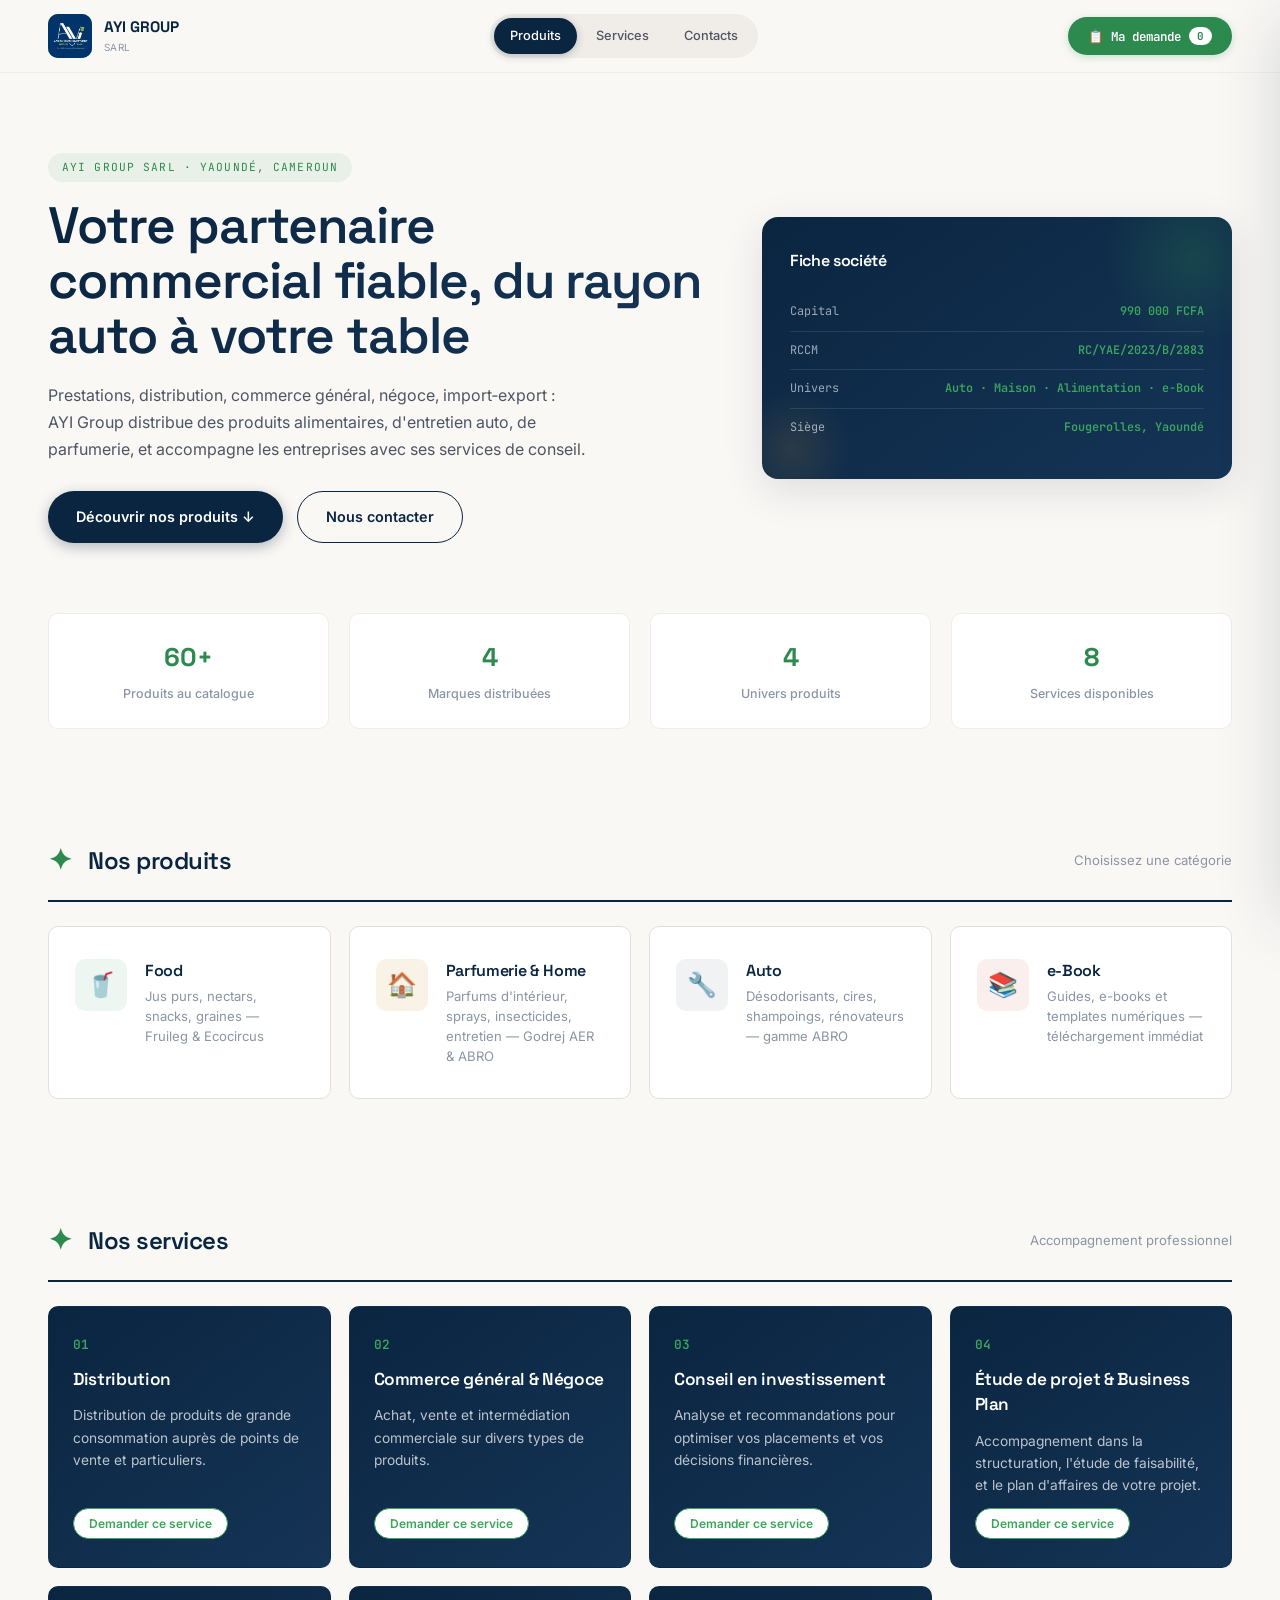
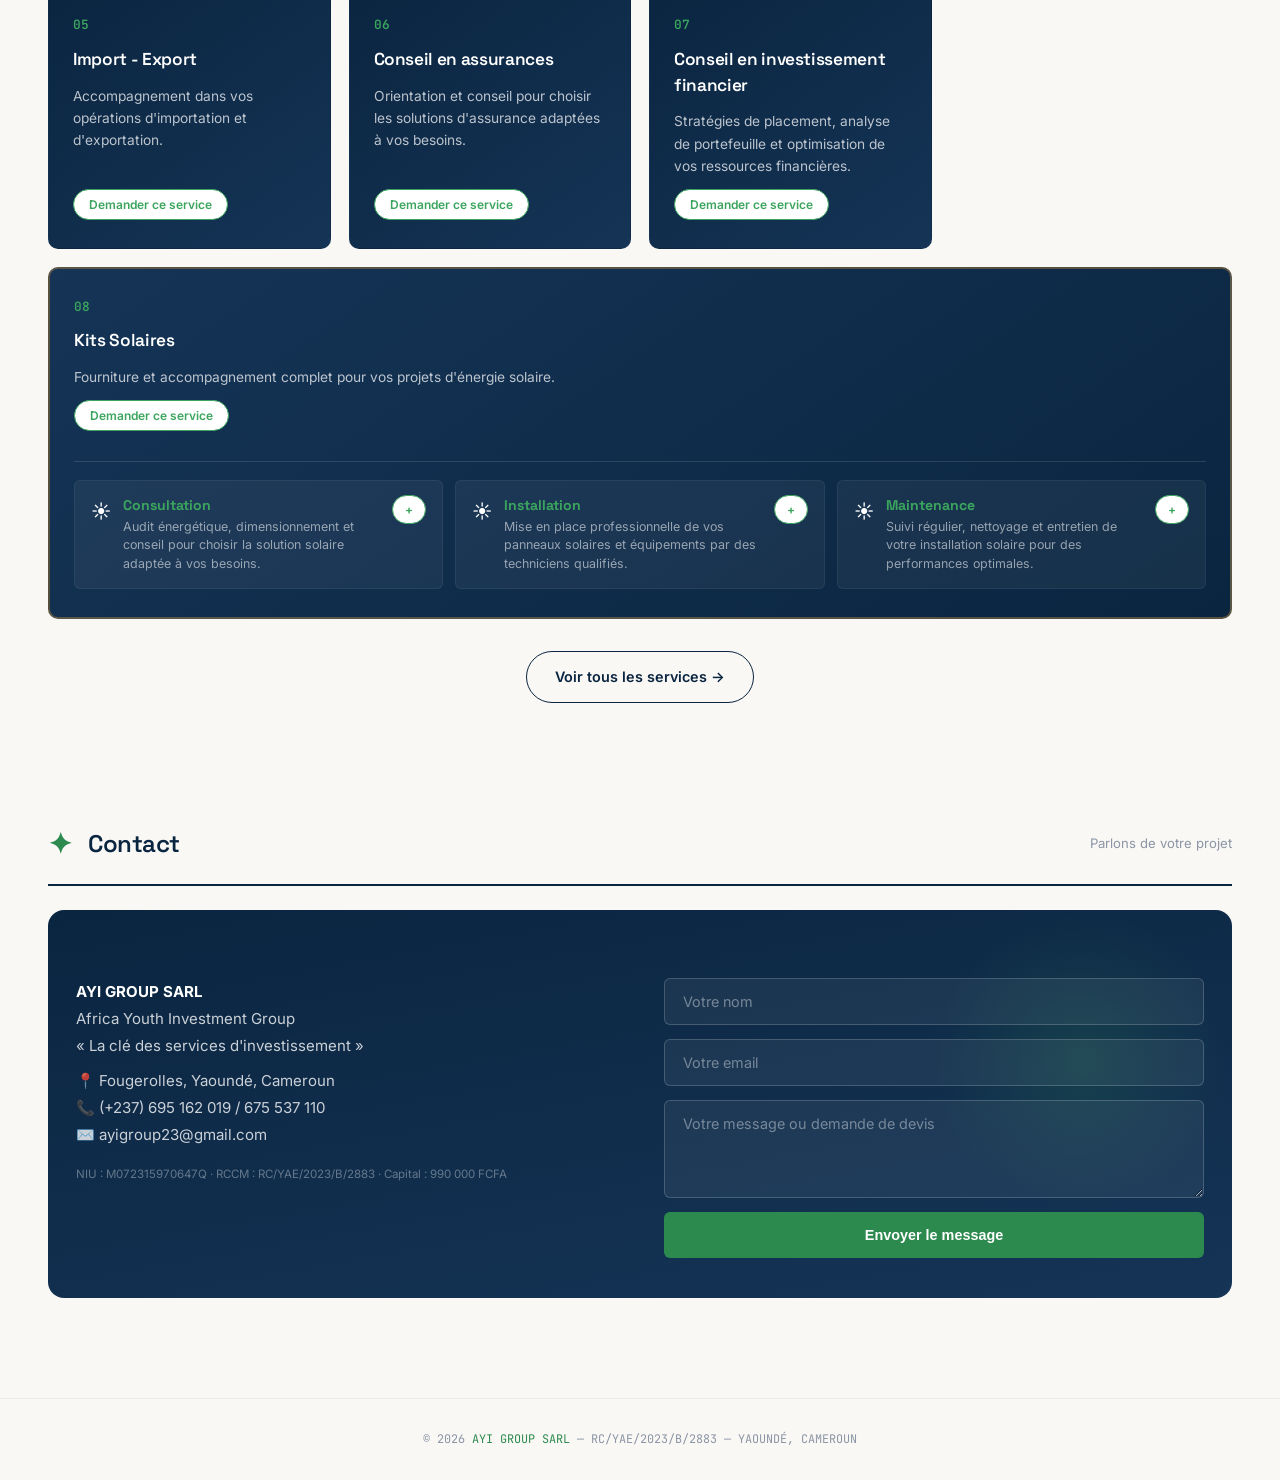
<file: index.html>
<!DOCTYPE html>
<html lang="fr">
<head>
<meta charset="UTF-8">
<meta name="viewport" content="width=device-width, initial-scale=1.0">
<title>AYI Group SARL — Accueil</title>
<meta name="description" content="AYI Group SARL — Votre partenaire commercial fiable au Cameroun. Produits alimentaires, parfumerie & maison, auto, et services professionnels.">
<link rel="preconnect" href="https://fonts.googleapis.com">
<link href="https://fonts.googleapis.com/css2?family=Space+Grotesk:wght@400;500;600;700&family=Inter:wght@300;400;500;600;700&family=JetBrains+Mono:wght@400;500;600;700&display=swap" rel="stylesheet">
<link rel="stylesheet" href="styles.css">
  <link rel="icon" type="image/svg+xml" href="data:image/svg+xml,%3Csvg xmlns=%27http://www.w3.org/2000/svg%27 viewBox=%270 0 32 32%27%3E%3Crect width=%2732%27 height=%2732%27 rx=%278%27 fill=%27%230A2540%27/%3E%3Ctext x=%2716%27 y=%2723%27 text-anchor=%27middle%27 font-family=%27sans-serif%27 font-weight=%27bold%27 font-size=%2717%27 fill=%27%232D8A4E%27%3EAY%3C/text%3E%3C/svg%3E">
</head>
<body>

<header id="main-header">
  <div class="nav-wrap">
    <a href="index.html" class="brand">
      <div class="brand-logo"><img src="logo/logo.jpeg" alt="AYI Group logo" onerror="logoFallback(this)"></div>
      <span class="brand-text"><strong>AYI GROUP</strong><span>SARL</span></span>
    </a>
    <nav class="tabs" id="tabs">
      <a href="index.html#produits">Produits</a>
      <a href="index.html#services">Services</a>
      <a href="index.html#contact">Contacts</a>
    </nav>
    <button class="cart-btn" onclick="openDrawer()" aria-label="Voir ma demande">
      📋 Ma demande <span class="badge" id="cart-count">0</span>
    </button>
  </div>
</header>

<!-- HERO -->
<section class="hero">
  <div>
    <span class="eyebrow">AYI Group SARL · Yaoundé, Cameroun</span>
    <h1>Votre partenaire commercial fiable, du rayon auto à votre table</h1>
    <p>Prestations, distribution, commerce général, négoce, import‑export&nbsp;: AYI&nbsp;Group distribue des produits alimentaires, d'entretien auto, de parfumerie, et accompagne les entreprises avec ses services de conseil.</p>
    <div class="hero-actions">
      <a href="#produits" class="btn btn-primary">Découvrir nos produits ↓</a>
      <a href="#contact" class="btn btn-outline">Nous contacter</a>
    </div>
  </div>
  <div class="ledger-card">
    <h3>Fiche société</h3>
    <div class="line"><span>Capital</span><b>990 000 FCFA</b></div>
    <div class="line"><span>RCCM</span><b>RC/YAE/2023/B/2883</b></div>
    <div class="line"><span>Univers</span><b>Auto · Maison · Alimentation · e-Book</b></div>
    <div class="line"><span>Siège</span><b>Fougerolles, Yaoundé</b></div>
  </div>
</section>

<div class="stats-bar">
  <div class="stat-item"><span class="stat-num">60+</span><span class="stat-label">Produits au catalogue</span></div>
  <div class="stat-item"><span class="stat-num">4</span><span class="stat-label">Marques distribuées</span></div>
  <div class="stat-item"><span class="stat-num">4</span><span class="stat-label">Univers produits</span></div>
  <div class="stat-item"><span class="stat-num">8</span><span class="stat-label">Services disponibles</span></div>
</div>

<!-- PRODUITS SECTION -->
<section class="page-section" id="produits">
  <div class="section-header">
    <span class="section-num">✦</span>
    <h2>Nos produits</h2>
    <span class="subtitle">Choisissez une catégorie</span>
  </div>
  <div class="cat-grid" style="margin-top:24px;">
    <a href="alimentation.html" class="cat-card animate-in" style="animation-delay:0s">
      <div class="cat-icon">🥤</div>
      <div class="cat-content">
        <h3>Food</h3>
        <p>Jus purs, nectars, snacks, graines — Fruileg &amp; Ecocircus</p>
      </div>
    </a>
    <a href="maison.html" class="cat-card animate-in" style="animation-delay:0.06s">
      <div class="cat-icon">🏠</div>
      <div class="cat-content">
        <h3>Parfumerie &amp; Home</h3>
        <p>Parfums d'intérieur, sprays, insecticides, entretien — Godrej AER &amp; ABRO</p>
      </div>
    </a>
    <a href="auto.html" class="cat-card animate-in" style="animation-delay:0.12s">
      <div class="cat-icon">🔧</div>
      <div class="cat-content">
        <h3>Auto</h3>
        <p>Désodorisants, cires, shampoings, rénovateurs — gamme ABRO</p>
      </div>
    </a>
    <a href="ebook.html" class="cat-card animate-in" style="animation-delay:0.18s">
      <div class="cat-icon">📚</div>
      <div class="cat-content">
        <h3>e-Book</h3>
        <p>Guides, e-books et templates numériques — téléchargement immédiat</p>
      </div>
    </a>
  </div>
</section>

<!-- SERVICES SECTION -->
<section class="page-section" id="services">
  <div class="section-header">
    <span class="section-num">✦</span>
    <h2>Nos services</h2>
    <span class="subtitle">Accompagnement professionnel</span>
  </div>
  <div class="grid" id="home-services" style="margin-top:24px;"></div>
  <div style="text-align:center;margin-top:32px;">
    <a href="services.html" class="btn btn-outline">Voir tous les services →</a>
  </div>
</section>

<!-- CONTACT SECTION -->
<section class="page-section" id="contact">
  <div class="section-header">
    <span class="section-num">✦</span>
    <h2>Contact</h2>
    <span class="subtitle">Parlons de votre projet</span>
  </div>
  <div class="about-section" style="margin:24px 0 0;">
    <div class="page-section" style="padding:40px 28px;">
      <div class="about-grid">
        <div>
          <p><strong>AYI GROUP SARL</strong><br>Africa Youth Investment Group<br>« La clé des services d'investissement »</p>
          <p>📍 Fougerolles, Yaoundé, Cameroun<br>📞 (+237) 695 162 019 / 675 537 110<br>✉️ ayigroup23@gmail.com</p>
          <p class="legal">NIU : M072315970647Q · RCCM : RC/YAE/2023/B/2883 · Capital : 990 000 FCFA</p>
        </div>
        <form class="contact-form" onsubmit="event.preventDefault(); showToast('✅ Message envoyé avec succès (démo)');">
          <label class="sr-only" for="contact-name">Votre nom</label>
          <input id="contact-name" type="text" name="name" placeholder="Votre nom" required>
          <label class="sr-only" for="contact-email">Votre email</label>
          <input id="contact-email" type="email" name="email" placeholder="Votre email" required>
          <label class="sr-only" for="contact-msg">Votre message</label>
          <textarea id="contact-msg" name="message" rows="4" placeholder="Votre message ou demande de devis"></textarea>
          <button type="submit">Envoyer le message</button>
        </form>
      </div>
    </div>
  </div>
</section>

<!-- PRODUCT DETAIL -->
<div id="product-detail">
  <button class="back-link" onclick="backToCatalog()">← Retour au catalogue</button>
  <div class="detail-grid">
    <div class="detail-media-wrap">
      <div class="detail-media" id="detail-media"></div>
      <div class="detail-thumbs" id="detail-thumbs"></div>
    </div>
    <div class="detail-info">
      <div class="detail-crumb" id="detail-crumb"></div>
      <h1 id="detail-name"></h1>
      <div class="detail-meta" id="detail-meta"></div>
      <p class="detail-desc" id="detail-desc"></p>
      <div class="detail-price-box" id="detail-price"></div>
      <button class="detail-cta" id="detail-cta">Ajouter à ma demande</button>
    </div>
  </div>
</div>

<footer>
  © 2026 <span>AYI GROUP SARL</span> — RC/YAE/2023/B/2883 — YAOUNDÉ, CAMEROUN
</footer>

<div class="overlay" id="overlay" onclick="closeDrawer()"></div>
<div class="drawer" id="drawer">
  <div class="drawer-head">
    <h3>🛒 Ma demande</h3>
    <button onclick="closeDrawer()" aria-label="Fermer">×</button>
  </div>
  <div class="drawer-items" id="drawer-items"></div>
  <div class="drawer-foot">
    <a href="contact.html" class="btn btn-primary" style="display:flex;text-align:center;justify-content:center;"
       onclick="closeDrawer(); showToast('📝 Complète le formulaire de contact pour envoyer ta demande')">
      Demander un devis
    </a>
  </div>
</div>
<div class="toast" id="toast"></div>

<script src="scripts.js"></script>
</body>
</html>
</file>
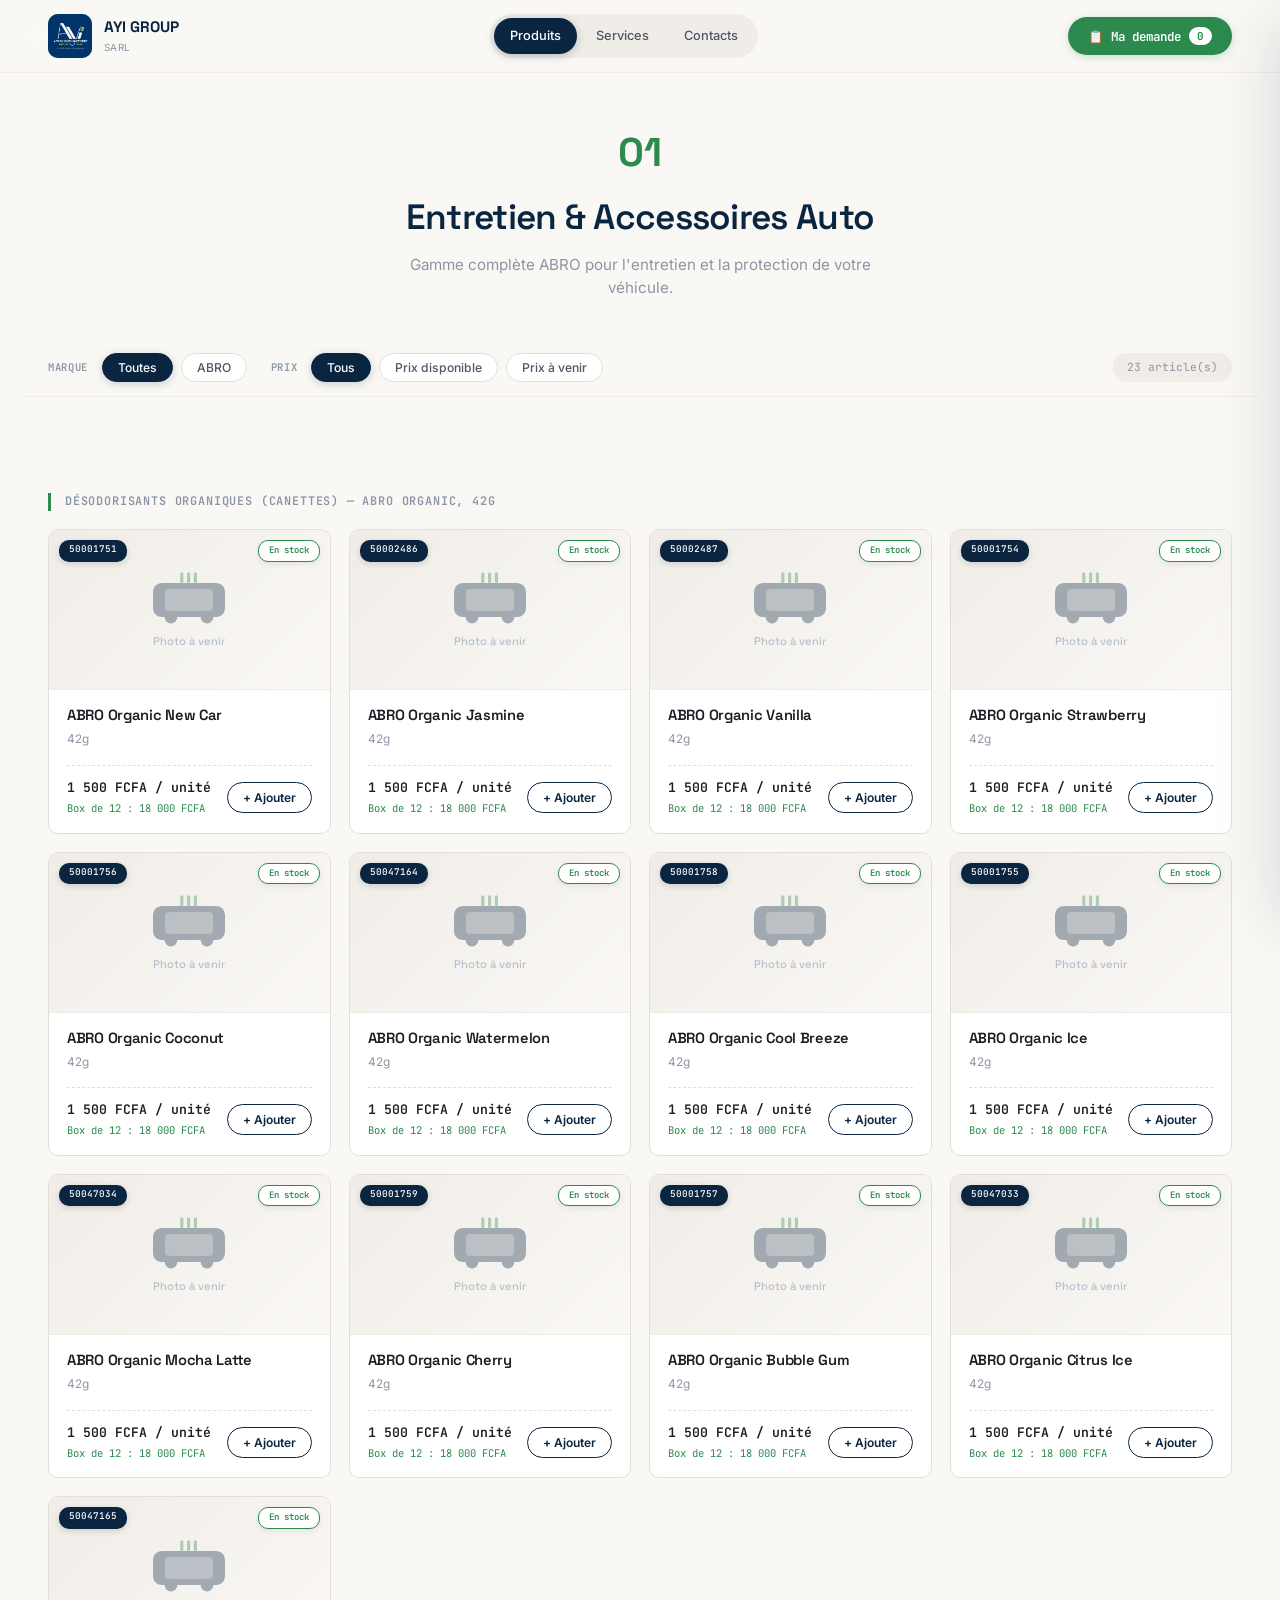
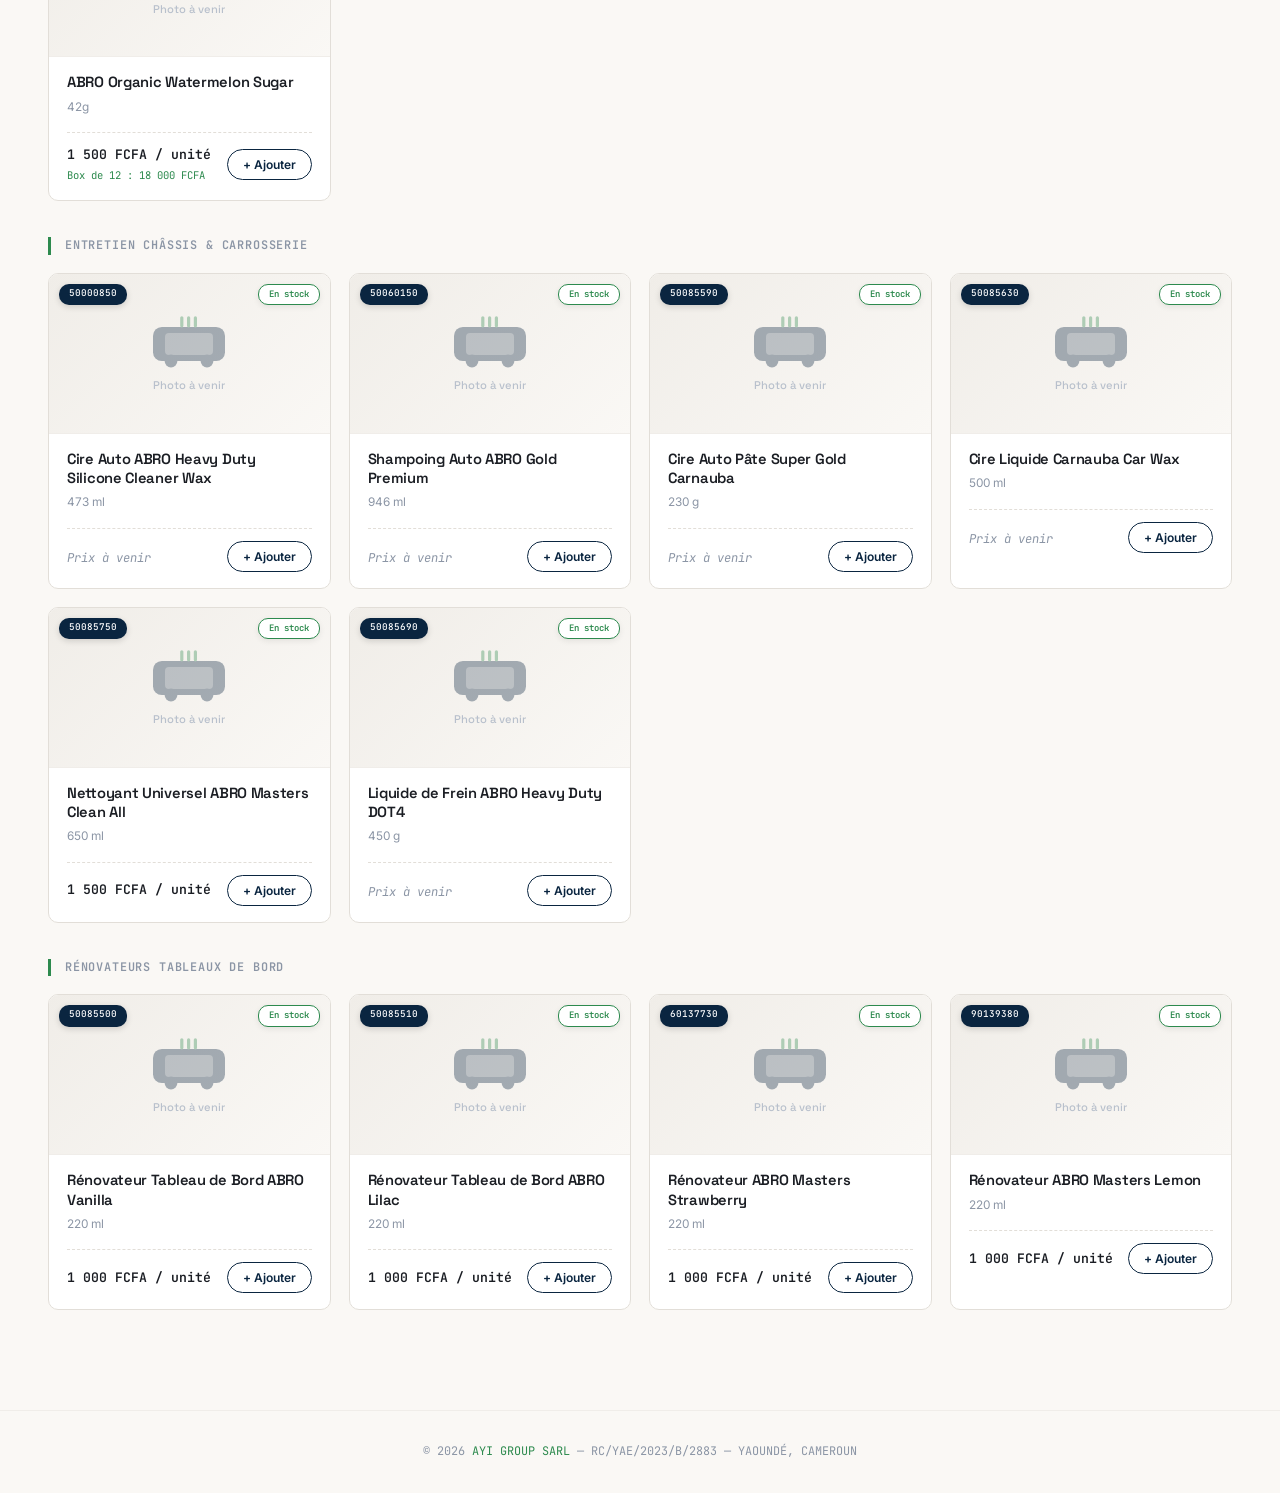
<file: auto.html>
<!DOCTYPE html>
<html lang="fr">
<head>
<meta charset="UTF-8">
<meta name="viewport" content="width=device-width, initial-scale=1.0">
<title>Entretien &amp; Accessoires Auto — AYI Group</title>
<meta name="description" content="Produits d'entretien et accessoires auto ABRO distribués par AYI Group : désodorisants, cires, shampoings, rénovateurs tableau de bord.">
<link rel="preconnect" href="https://fonts.googleapis.com">
<link href="https://fonts.googleapis.com/css2?family=Space+Grotesk:wght@400;500;600;700&family=Inter:wght@300;400;500;600;700&family=JetBrains+Mono:wght@400;500;600;700&display=swap" rel="stylesheet">
<link rel="stylesheet" href="styles.css">
  <link rel="icon" type="image/svg+xml" href="data:image/svg+xml,%3Csvg xmlns=%27http://www.w3.org/2000/svg%27 viewBox=%270 0 32 32%27%3E%3Crect width=%2732%27 height=%2732%27 rx=%278%27 fill=%27%230A2540%27/%3E%3Ctext x=%2716%27 y=%2723%27 text-anchor=%27middle%27 font-family=%27sans-serif%27 font-weight=%27bold%27 font-size=%2717%27 fill=%27%232D8A4E%27%3EAY%3C/text%3E%3C/svg%3E">
</head>
<body>

<header id="main-header">
  <div class="nav-wrap">
    <a href="index.html" class="brand">
      <div class="brand-logo"><img src="logo/logo.jpeg" alt="AYI Group logo" onerror="logoFallback(this)"></div>
      <span class="brand-text"><strong>AYI GROUP</strong><span>SARL</span></span>
    </a>
    <nav class="tabs" id="tabs">
      <a href="index.html#produits">Produits</a>
      <a href="index.html#services">Services</a>
      <a href="index.html#contact">Contacts</a>
    </nav>
    <button class="cart-btn" onclick="openDrawer()" aria-label="Voir ma demande">
      📋 Ma demande <span class="badge" id="cart-count">0</span>
    </button>
  </div>
</header>

<div class="category-hero">
  <span class="section-num">01</span>
  <h1>Entretien &amp; Accessoires Auto</h1>
  <p>Gamme complète ABRO pour l'entretien et la protection de votre véhicule.</p>
</div>

<div class="filter-bar" id="filter-bar">
  <div class="filter-group">
    <span class="filter-label">Marque</span>
    <button class="filter-btn active" data-type="brand" data-value="all">Toutes</button>
    <button class="filter-btn" data-type="brand" data-value="ABRO">ABRO</button>
  </div>
  <div class="filter-group">
    <span class="filter-label">Prix</span>
    <button class="filter-btn active" data-type="status" data-value="all">Tous</button>
    <button class="filter-btn" data-type="status" data-value="disponible">Prix disponible</button>
    <button class="filter-btn" data-type="status" data-value="a-venir">Prix à venir</button>
  </div>
  <span class="filter-count" id="filter-count"></span>
</div>

<section class="page-section">
  <div class="rayon">
    <div class="rayon-title">Désodorisants organiques (canettes) — ABRO Organic, 42g</div>
    <div class="grid" id="grid-abro-organic"></div>
  </div>
  <div class="rayon">
    <div class="rayon-title">Entretien châssis &amp; carrosserie</div>
    <div class="grid" id="grid-carrosserie"></div>
  </div>
  <div class="rayon">
    <div class="rayon-title">Rénovateurs tableaux de bord</div>
    <div class="grid" id="grid-dashboard"></div>
  </div>
</section>

<!-- PRODUCT DETAIL -->
<div id="product-detail">
  <button class="back-link" onclick="backToCatalog()">← Retour au catalogue</button>
  <div class="detail-grid">
    <div class="detail-media-wrap">
      <div class="detail-media" id="detail-media"></div>
      <div class="detail-thumbs" id="detail-thumbs"></div>
    </div>
    <div class="detail-info">
      <div class="detail-crumb" id="detail-crumb"></div>
      <h1 id="detail-name"></h1>
      <div class="detail-meta" id="detail-meta"></div>
      <p class="detail-desc" id="detail-desc"></p>
      <div class="detail-price-box" id="detail-price"></div>
      <button class="detail-cta" id="detail-cta">Ajouter à ma demande</button>
    </div>
  </div>
</div>

<footer>
  © 2026 <span>AYI GROUP SARL</span> — RC/YAE/2023/B/2883 — YAOUNDÉ, CAMEROUN
</footer>

<div class="overlay" id="overlay" onclick="closeDrawer()"></div>
<div class="drawer" id="drawer">
  <div class="drawer-head">
    <h3>🛒 Ma demande</h3>
    <button onclick="closeDrawer()" aria-label="Fermer">×</button>
  </div>
  <div class="drawer-items" id="drawer-items"></div>
  <div class="drawer-foot">
    <a href="contact.html" class="btn btn-primary" style="display:flex;text-align:center;justify-content:center;"
       onclick="closeDrawer(); showToast('📝 Complète le formulaire de contact pour envoyer ta demande')">
      Demander un devis
    </a>
  </div>
</div>
<div class="toast" id="toast"></div>

<script src="scripts.js"></script>
</body>
</html>
</file>
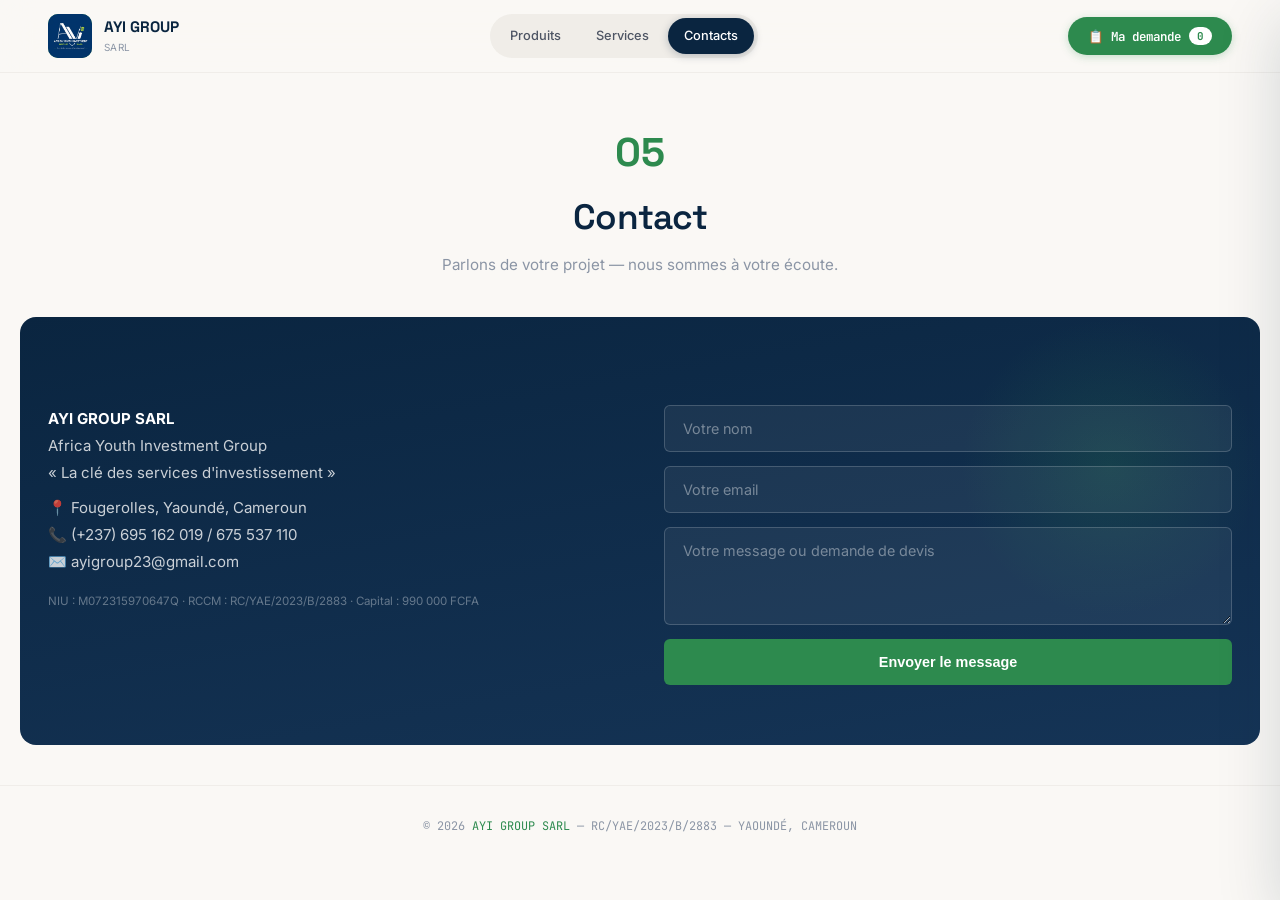
<file: contact.html>
<!DOCTYPE html>
<html lang="fr">
<head>
<meta charset="UTF-8">
<meta name="viewport" content="width=device-width, initial-scale=1.0">
<title>Contact — AYI Group</title>
<meta name="description" content="Contactez AYI Group SARL — Yaoundé, Cameroun. Demandez un devis pour nos produits et services.">
<link rel="preconnect" href="https://fonts.googleapis.com">
<link href="https://fonts.googleapis.com/css2?family=Space+Grotesk:wght@400;500;600;700&family=Inter:wght@300;400;500;600;700&family=JetBrains+Mono:wght@400;500;600;700&display=swap" rel="stylesheet">
<link rel="stylesheet" href="styles.css">
  <link rel="icon" type="image/svg+xml" href="data:image/svg+xml,%3Csvg xmlns=%27http://www.w3.org/2000/svg%27 viewBox=%270 0 32 32%27%3E%3Crect width=%2732%27 height=%2732%27 rx=%278%27 fill=%27%230A2540%27/%3E%3Ctext x=%2716%27 y=%2723%27 text-anchor=%27middle%27 font-family=%27sans-serif%27 font-weight=%27bold%27 font-size=%2717%27 fill=%27%232D8A4E%27%3EAY%3C/text%3E%3C/svg%3E">
</head>
<body>

<header id="main-header">
  <div class="nav-wrap">
    <a href="index.html" class="brand">
      <div class="brand-logo"><img src="logo/logo.jpeg" alt="AYI Group logo" onerror="logoFallback(this)"></div>
      <span class="brand-text"><strong>AYI GROUP</strong><span>SARL</span></span>
    </a>
    <nav class="tabs" id="tabs">
      <a href="index.html#produits">Produits</a>
      <a href="index.html#services">Services</a>
      <a href="index.html#contact">Contacts</a>
    </nav>
    <button class="cart-btn" onclick="openDrawer()" aria-label="Voir ma demande">
      📋 Ma demande <span class="badge" id="cart-count">0</span>
    </button>
  </div>
</header>

<div class="category-hero">
  <span class="section-num">05</span>
  <h1>Contact</h1>
  <p>Parlons de votre projet — nous sommes à votre écoute.</p>
</div>

<div class="about-section" style="margin:0 auto 40px;">
  <div class="page-section">
    <div class="about-grid">
      <div>
        <p><strong>AYI GROUP SARL</strong><br>Africa Youth Investment Group<br>« La clé des services d'investissement »</p>
        <p>📍 Fougerolles, Yaoundé, Cameroun<br>📞 (+237) 695 162 019 / 675 537 110<br>✉️ ayigroup23@gmail.com</p>
        <p class="legal">NIU : M072315970647Q · RCCM : RC/YAE/2023/B/2883 · Capital : 990 000 FCFA</p>
      </div>
      <form class="contact-form" onsubmit="event.preventDefault(); showToast('✅ Message envoyé avec succès (démo)');">
        <label class="sr-only" for="contact-name">Votre nom</label>
        <input id="contact-name" type="text" name="name" placeholder="Votre nom" required>
        <label class="sr-only" for="contact-email">Votre email</label>
        <input id="contact-email" type="email" name="email" placeholder="Votre email" required>
        <label class="sr-only" for="contact-msg">Votre message</label>
        <textarea id="contact-msg" name="message" rows="4" placeholder="Votre message ou demande de devis"></textarea>
        <button type="submit">Envoyer le message</button>
      </form>
    </div>
  </div>
</div>

<footer>
  © 2026 <span>AYI GROUP SARL</span> — RC/YAE/2023/B/2883 — YAOUNDÉ, CAMEROUN
</footer>

<div class="overlay" id="overlay" onclick="closeDrawer()"></div>
<div class="drawer" id="drawer">
  <div class="drawer-head">
    <h3>🛒 Ma demande</h3>
    <button onclick="closeDrawer()" aria-label="Fermer">×</button>
  </div>
  <div class="drawer-items" id="drawer-items"></div>
  <div class="drawer-foot">
    <a href="contact.html" class="btn btn-primary" style="display:flex;text-align:center;justify-content:center;"
       onclick="closeDrawer(); showToast('📝 Complète le formulaire de contact pour envoyer ta demande')">
      Demander un devis
    </a>
  </div>
</div>
<div class="toast" id="toast"></div>

<script src="scripts.js"></script>
</body>
</html>
</file>
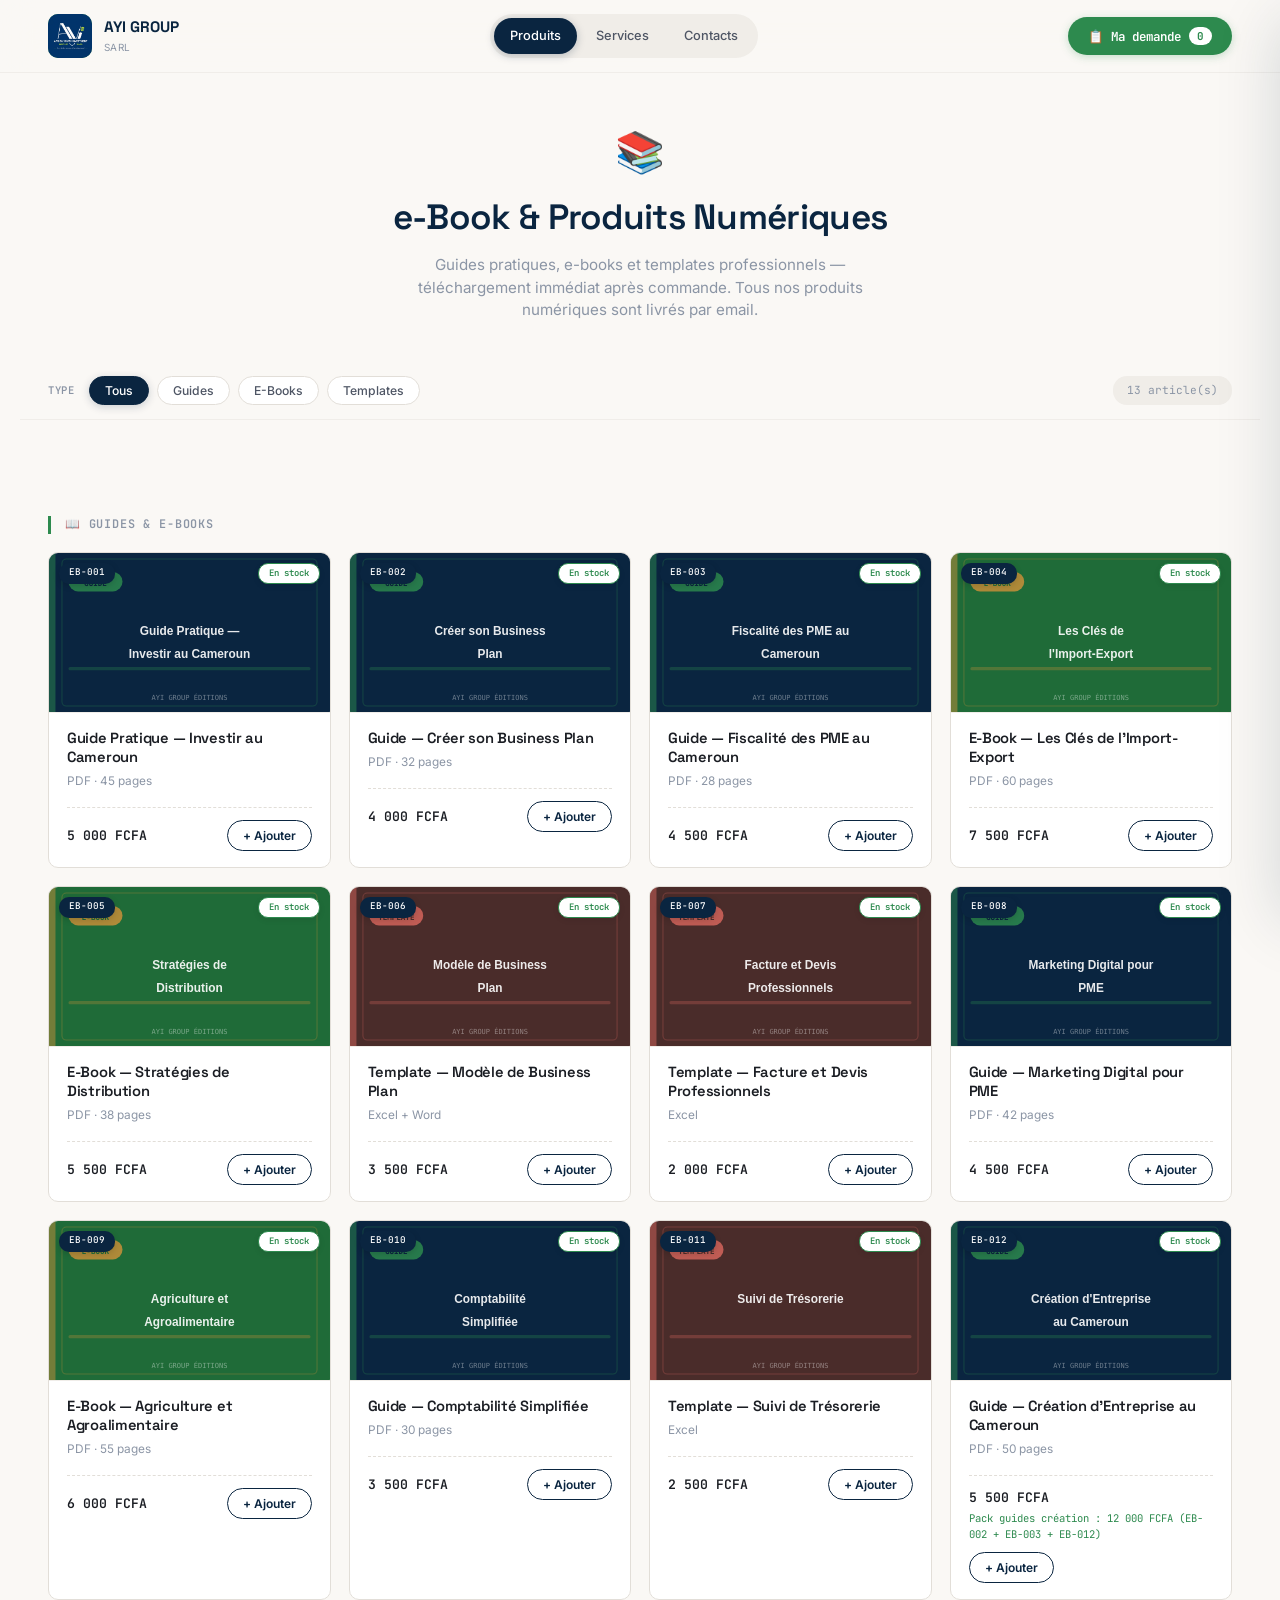
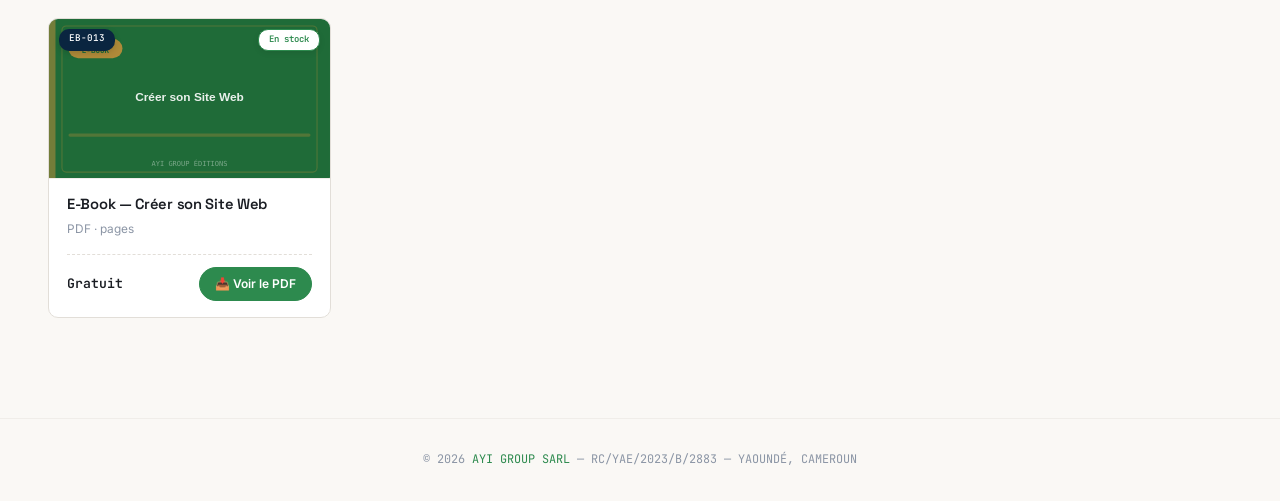
<file: ebook.html>
<!DOCTYPE html>
<html lang="fr">
<head>
<meta charset="UTF-8">
<meta name="viewport" content="width=device-width, initial-scale=1.0">
<title>e-Book &amp; Produits Numériques — AYI Group</title>
<meta name="description" content="Guides, e-books et templates professionnels — produits numériques téléchargeables édités par AYI Group SARL.">
<link rel="preconnect" href="https://fonts.googleapis.com">
<link href="https://fonts.googleapis.com/css2?family=Space+Grotesk:wght@400;500;600;700&family=Inter:wght@300;400;500;600;700&family=JetBrains+Mono:wght@400;500;600;700&display=swap" rel="stylesheet">
<link rel="stylesheet" href="styles.css">
  <link rel="icon" type="image/svg+xml" href="data:image/svg+xml,%3Csvg xmlns=%27http://www.w3.org/2000/svg%27 viewBox=%270 0 32 32%27%3E%3Crect width=%2732%27 height=%2732%27 rx=%278%27 fill=%27%230A2540%27/%3E%3Ctext x=%2716%27 y=%2723%27 text-anchor=%27middle%27 font-family=%27sans-serif%27 font-weight=%27bold%27 font-size=%2717%27 fill=%27%232D8A4E%27%3EAY%3C/text%3E%3C/svg%3E">
</head>
<body>

<header id="main-header">
  <div class="nav-wrap">
    <a href="index.html" class="brand">
      <div class="brand-logo"><img src="logo/logo.jpeg" alt="AYI Group logo" onerror="logoFallback(this)"></div>
      <span class="brand-text"><strong>AYI GROUP</strong><span>SARL</span></span>
    </a>
    <nav class="tabs" id="tabs">
      <a href="index.html#produits">Produits</a>
      <a href="index.html#services">Services</a>
      <a href="index.html#contact">Contacts</a>
    </nav>
    <button class="cart-btn" onclick="openDrawer()" aria-label="Voir ma demande">
      📋 Ma demande <span class="badge" id="cart-count">0</span>
    </button>
  </div>
</header>

<div class="category-hero">
  <span class="section-num">📚</span>
  <h1>e-Book &amp; Produits Numériques</h1>
  <p>Guides pratiques, e-books et templates professionnels — téléchargement immédiat après commande. Tous nos produits numériques sont livrés par email.</p>
</div>

<div class="filter-bar" id="filter-bar">
  <div class="filter-group">
    <span class="filter-label">Type</span>
    <button class="filter-btn active" data-type="format" data-value="all">Tous</button>
    <button class="filter-btn" data-type="format" data-value="Guide">Guides</button>
    <button class="filter-btn" data-type="format" data-value="E-Book">E-Books</button>
    <button class="filter-btn" data-type="format" data-value="Template">Templates</button>
  </div>
  <span class="filter-count" id="filter-count"></span>
</div>

<section class="page-section">
  <div class="rayon">
    <div class="rayon-title">📖 Guides &amp; E-Books</div>
    <div class="grid" id="grid-ebooks"></div>
  </div>
</section>

<!-- PRODUCT DETAIL -->
<div id="product-detail">
  <button class="back-link" onclick="backToCatalog()">← Retour au catalogue</button>
  <div class="detail-grid">
    <div class="detail-media-wrap">
      <div class="detail-media" id="detail-media"></div>
      <div class="detail-thumbs" id="detail-thumbs"></div>
    </div>
    <div class="detail-info">
      <div class="detail-crumb" id="detail-crumb"></div>
      <h1 id="detail-name"></h1>
      <div class="detail-meta" id="detail-meta"></div>
      <p class="detail-desc" id="detail-desc"></p>
      <div class="detail-price-box" id="detail-price"></div>
      <button class="detail-cta" id="detail-cta">Ajouter à ma demande</button>
    </div>
  </div>
</div>

<footer>
  © 2026 <span>AYI GROUP SARL</span> — RC/YAE/2023/B/2883 — YAOUNDÉ, CAMEROUN
</footer>

<div class="overlay" id="overlay" onclick="closeDrawer()"></div>
<div class="drawer" id="drawer">
  <div class="drawer-head">
    <h3>🛒 Ma demande</h3>
    <button onclick="closeDrawer()" aria-label="Fermer">×</button>
  </div>
  <div class="drawer-items" id="drawer-items"></div>
  <div class="drawer-foot">
    <a href="contact.html" class="btn btn-primary" style="display:flex;text-align:center;justify-content:center;"
       onclick="closeDrawer(); showToast('📝 Complète le formulaire de contact pour envoyer ta demande')">
      Demander un devis
    </a>
  </div>
</div>
<div class="toast" id="toast"></div>

<script src="scripts.js"></script>
</body>
</html>
</file>
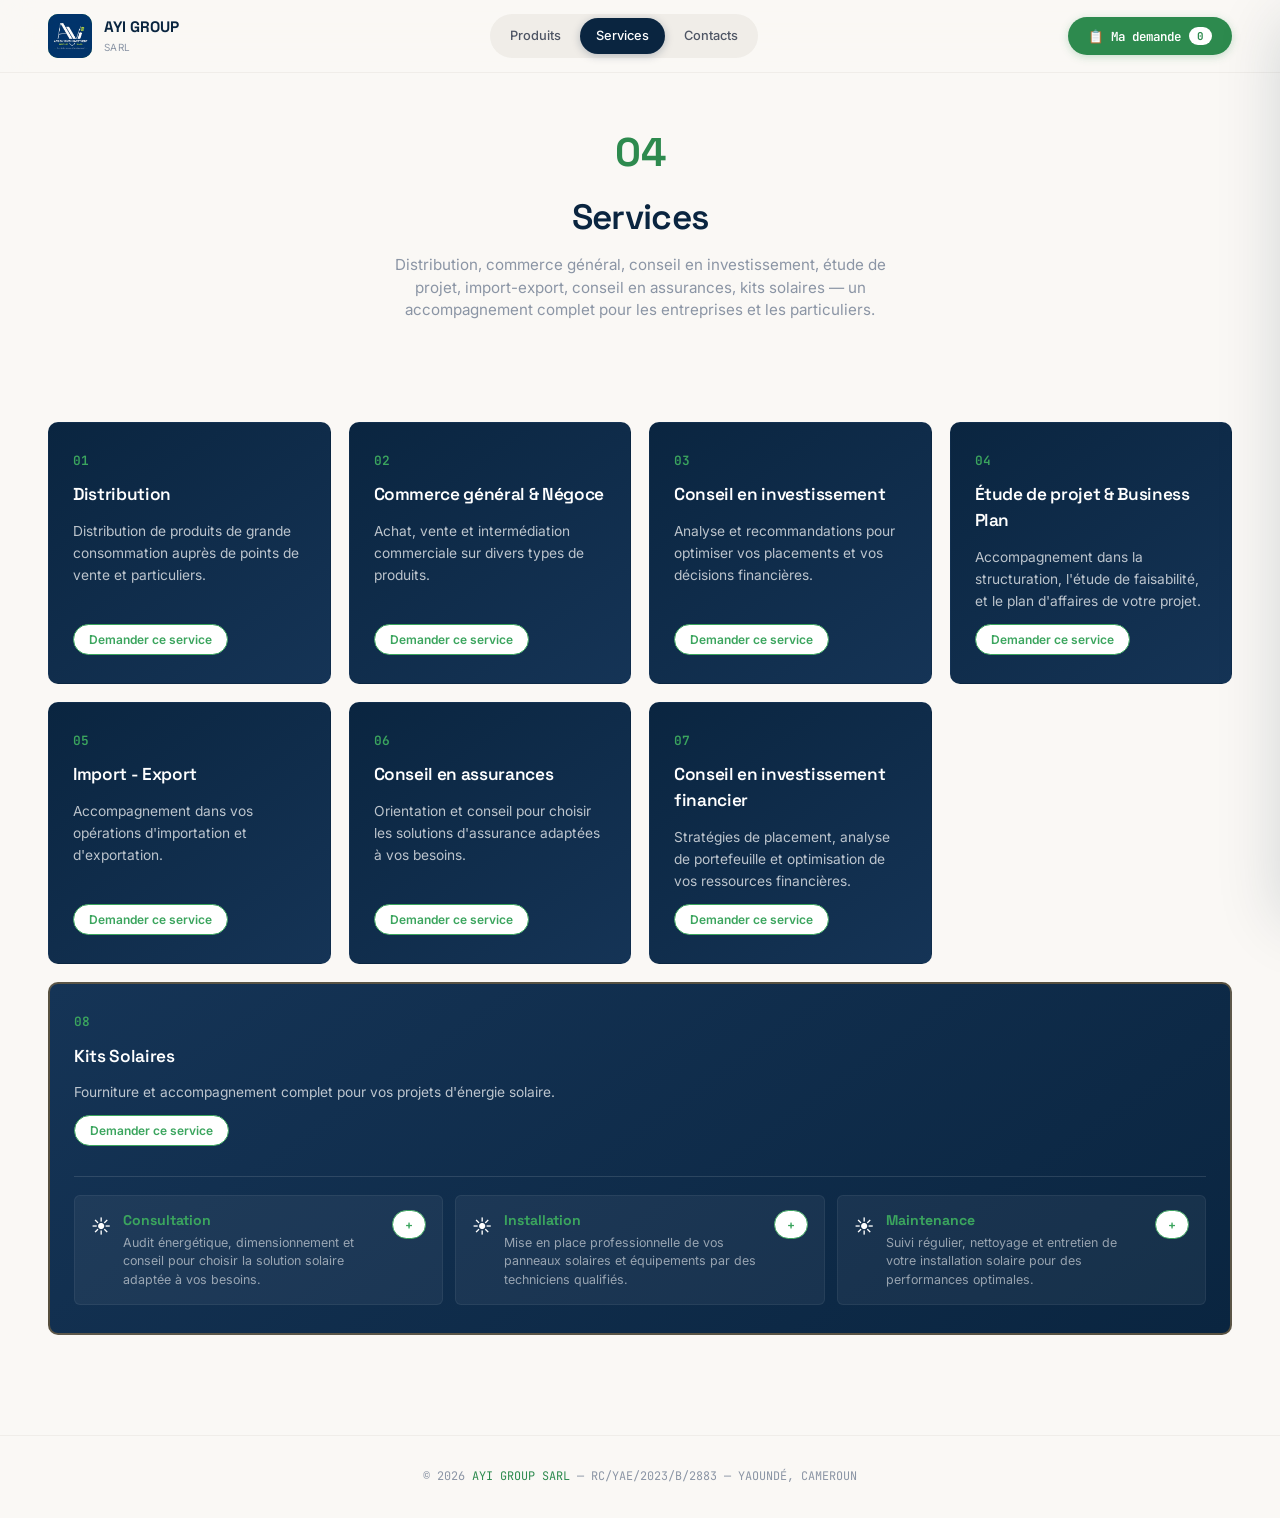
<file: services.html>
<!DOCTYPE html>
<html lang="fr">
<head>
<meta charset="UTF-8">
<meta name="viewport" content="width=device-width, initial-scale=1.0">
<title>Services — AYI Group</title>
<meta name="description" content="AYI Group : distribution, commerce général & négoce, conseil en investissement, étude de projet & business plan, import-export, conseil en assurances, conseil en investissement financier, kits solaires.">
<link rel="preconnect" href="https://fonts.googleapis.com">
<link href="https://fonts.googleapis.com/css2?family=Space+Grotesk:wght@400;500;600;700&family=Inter:wght@300;400;500;600;700&family=JetBrains+Mono:wght@400;500;600;700&display=swap" rel="stylesheet">
<link rel="stylesheet" href="styles.css">
  <link rel="icon" type="image/svg+xml" href="data:image/svg+xml,%3Csvg xmlns=%27http://www.w3.org/2000/svg%27 viewBox=%270 0 32 32%27%3E%3Crect width=%2732%27 height=%2732%27 rx=%278%27 fill=%27%230A2540%27/%3E%3Ctext x=%2716%27 y=%2723%27 text-anchor=%27middle%27 font-family=%27sans-serif%27 font-weight=%27bold%27 font-size=%2717%27 fill=%27%232D8A4E%27%3EAY%3C/text%3E%3C/svg%3E">
</head>
<body>

<header id="main-header">
  <div class="nav-wrap">
    <a href="index.html" class="brand">
      <div class="brand-logo"><img src="logo/logo.jpeg" alt="AYI Group logo" onerror="logoFallback(this)"></div>
      <span class="brand-text"><strong>AYI GROUP</strong><span>SARL</span></span>
    </a>
    <nav class="tabs" id="tabs">
      <a href="index.html#produits">Produits</a>
      <a href="index.html#services">Services</a>
      <a href="index.html#contact">Contacts</a>
    </nav>
    <button class="cart-btn" onclick="openDrawer()" aria-label="Voir ma demande">
      📋 Ma demande <span class="badge" id="cart-count">0</span>
    </button>
  </div>
</header>

<div class="category-hero">
  <span class="section-num">04</span>
  <h1>Services</h1>
  <p>Distribution, commerce général, conseil en investissement, étude de projet, import-export, conseil en assurances, kits solaires — un accompagnement complet pour les entreprises et les particuliers.</p>
</div>

<section class="page-section">
  <div class="grid" id="grid-services" style="margin-top:0;"></div>
</section>

<footer>
  © 2026 <span>AYI GROUP SARL</span> — RC/YAE/2023/B/2883 — YAOUNDÉ, CAMEROUN
</footer>

<div class="overlay" id="overlay" onclick="closeDrawer()"></div>
<div class="drawer" id="drawer">
  <div class="drawer-head">
    <h3>🛒 Ma demande</h3>
    <button onclick="closeDrawer()" aria-label="Fermer">×</button>
  </div>
  <div class="drawer-items" id="drawer-items"></div>
  <div class="drawer-foot">
    <a href="contact.html" class="btn btn-primary" style="display:flex;text-align:center;justify-content:center;"
       onclick="closeDrawer(); showToast('📝 Complète le formulaire de contact pour envoyer ta demande')">
      Demander un devis
    </a>
  </div>
</div>
<div class="toast" id="toast"></div>

<script src="scripts.js"></script>
</body>
</html>
</file>
<file: styles.css>
/* ================================================================
   AYI GROUP SARL — Shared Styles
   ================================================================ */

:root {
  --navy: #0A2540;
  --navy-light: #153456;
  --navy-dark: #051525;
  --cream: #FAF8F5;
  --cream-dark: #F0EDE8;
  --white: #FFFFFF;
  --ink: #1A1D23;
  --ink-medium: #4E5564;
  --ink-soft: #8B95A5;
  --ink-light: #B8C0CC;
  --emerald: #2D8A4E;
  --emerald-light: #3BA55E;
  --emerald-dark: #1F6B38;
  --emerald-soft: rgba(45, 138, 78, 0.08);
  --gold: #C8903A;
  --gold-light: rgba(200, 144, 58, 0.12);
  --rose: #D4645C;
  --line: #E2DED8;
  --line-light: #F0EDE9;
  --shadow-sm: 0 1px 3px rgba(10, 37, 64, 0.06);
  --shadow-md: 0 4px 16px rgba(10, 37, 64, 0.08);
  --shadow-lg: 0 12px 40px rgba(10, 37, 64, 0.12);
  --shadow-xl: 0 20px 60px rgba(10, 37, 64, 0.16);
  --radius-sm: 6px;
  --radius-md: 10px;
  --radius-lg: 16px;
  --radius-xl: 24px;
  --transition: 0.2s cubic-bezier(0.4, 0, 0.2, 1);
  --transition-slow: 0.35s cubic-bezier(0.4, 0, 0.2, 1);
}

* { box-sizing: border-box; margin: 0; padding: 0; }
html { scroll-behavior: smooth; -webkit-font-smoothing: antialiased; -moz-osx-font-smoothing: grayscale; }
body {
  font-family: 'Inter', -apple-system, BlinkMacSystemFont, sans-serif;
  background: var(--cream);
  color: var(--ink);
  line-height: 1.5;
}

/* ---- TYPOGRAPHY ---- */
h1, h2, h3, h4, .display { font-family: 'Space Grotesk', sans-serif; font-weight: 600; letter-spacing: -0.02em; }
.mono { font-family: 'JetBrains Mono', monospace; }
a { color: inherit; text-decoration: none; }
img { display: block; max-width: 100%; }

/* ---- HEADER ---- */
header {
  position: sticky; top: 0; z-index: 100;
  background: rgba(250, 248, 245, 0.85);
  backdrop-filter: blur(20px) saturate(180%);
  -webkit-backdrop-filter: blur(20px) saturate(180%);
  border-bottom: 1px solid var(--line-light);
  transition: box-shadow var(--transition);
}
header.scrolled { box-shadow: var(--shadow-md); }
.nav-wrap {
  max-width: 1240px; margin: 0 auto;
  padding: 14px 28px;
  display: flex; align-items: center; justify-content: space-between;
  gap: 20px; flex-wrap: wrap;
}
.brand { display: flex; align-items: center; gap: 12px; text-decoration: none; color: var(--ink); }
.brand-logo {
  width: 44px; height: 44px; border-radius: var(--radius-md);
  background: linear-gradient(135deg, var(--emerald), var(--emerald-dark));
  display: flex; align-items: center; justify-content: center;
  font-family: 'Space Grotesk', sans-serif; font-weight: 700; font-size: 1.2rem;
  color: white; flex-shrink: 0;
}
.brand-logo img { width: 100%; height: 100%; object-fit: cover; border-radius: var(--radius-md); }
  .brand-logo-svg { width: 44px; height: 44px; flex-shrink: 0; }
  .brand-logo-svg svg { width: 100%; height: 100%; display: block; }
.brand-text { line-height: 1.15; }
.brand-text strong { font-family: 'Space Grotesk', sans-serif; font-weight: 700; font-size: 0.95rem; display: block; color: var(--navy); }
.brand-text span { font-size: 0.62rem; color: var(--ink-soft); letter-spacing: 0.04em; text-transform: uppercase; }
nav.tabs { display: flex; gap: 3px; background: var(--cream-dark); padding: 4px; border-radius: 28px; flex-wrap: wrap; }
nav.tabs a {
  padding: 8px 16px; border-radius: 24px; text-decoration: none;
  font-size: 0.8rem; font-weight: 500; color: var(--ink-medium);
  transition: all var(--transition); white-space: nowrap;
}
nav.tabs a:hover { color: var(--ink); background: rgba(255,255,255,0.5); }
nav.tabs a.active { background: var(--navy); color: white; box-shadow: 0 2px 8px rgba(10, 37, 64, 0.25); }
.cart-btn {
  display: flex; align-items: center; gap: 8px;
  background: var(--emerald); color: white;
  border: none; padding: 10px 20px; border-radius: 28px;
  font-family: 'JetBrains Mono', monospace; font-size: 0.78rem; font-weight: 600;
  cursor: pointer; transition: all var(--transition);
  box-shadow: 0 2px 8px rgba(45, 138, 78, 0.25);
}
.cart-btn:hover { background: var(--emerald-dark); box-shadow: 0 4px 14px rgba(45, 138, 78, 0.35); transform: translateY(-1px); }
.cart-btn .badge {
  background: white; color: var(--emerald);
  font-size: 0.68rem; font-weight: 700;
  padding: 2px 8px; border-radius: 12px; min-width: 22px; text-align: center;
}

/* ---- HERO ---- */
.hero {
  max-width: 1240px; margin: 0 auto;
  padding: 80px 28px 70px;
  display: grid; grid-template-columns: 1.4fr 1fr; gap: 56px; align-items: center;
}
.eyebrow {
  font-family: 'JetBrains Mono', monospace; font-size: 0.7rem;
  color: var(--emerald); letter-spacing: 0.1em; text-transform: uppercase;
  margin-bottom: 16px; display: inline-block;
  background: var(--emerald-soft); padding: 6px 14px; border-radius: 20px;
}
.hero h1 {
  font-size: clamp(2rem, 4.5vw, 3.2rem); line-height: 1.08;
  margin: 0 0 18px; color: var(--navy);
  background: linear-gradient(135deg, var(--navy) 0%, var(--navy-light) 100%);
  -webkit-background-clip: text; -webkit-text-fill-color: transparent;
  background-clip: text;
}
.hero p {
  font-size: 1rem; color: var(--ink-medium);
  max-width: 56ch; line-height: 1.7; margin: 0 0 28px;
}
.hero-actions { display: flex; gap: 14px; flex-wrap: wrap; }
.btn {
  display: inline-flex; align-items: center; gap: 8px;
  padding: 14px 28px; border-radius: 28px;
  font-size: 0.9rem; font-weight: 600; font-family: 'Inter', sans-serif;
  cursor: pointer; transition: all var(--transition);
  border: none; text-decoration: none;
}
.btn-primary { background: var(--navy); color: white; box-shadow: 0 4px 14px rgba(10, 37, 64, 0.3); }
.btn-primary:hover { background: var(--navy-light); box-shadow: 0 6px 20px rgba(10, 37, 64, 0.4); transform: translateY(-2px); }
.btn-outline { background: transparent; color: var(--navy); border: 1.5px solid var(--navy); }
.btn-outline:hover { background: var(--navy); color: white; }

.ledger-card {
  background: linear-gradient(145deg, var(--navy), var(--navy-light));
  color: white; border-radius: var(--radius-lg); padding: 32px 28px;
  position: relative; overflow: hidden;
  box-shadow: var(--shadow-lg);
}
.ledger-card::before {
  content: ''; position: absolute; top: -50px; right: -50px;
  width: 180px; height: 180px;
  background: radial-gradient(circle, rgba(45,138,78,0.25) 0%, transparent 70%);
  border-radius: 50%;
}
.ledger-card::after {
  content: ''; position: absolute; bottom: -30px; left: -30px;
  width: 120px; height: 120px;
  background: radial-gradient(circle, rgba(200,144,58,0.15) 0%, transparent 70%);
  border-radius: 50%;
}
.ledger-card h3 { margin: 0 0 20px; font-size: 1rem; color: white; position: relative; z-index: 1; }
.ledger-card .line {
  display: flex; justify-content: space-between; align-items: center;
  padding: 10px 0; border-bottom: 1px solid rgba(255,255,255,0.1);
  font-family: 'JetBrains Mono', monospace; font-size: 0.74rem;
  position: relative; z-index: 1;
}
.ledger-card .line:last-child { border-bottom: none; }
.ledger-card .line span { color: rgba(255,255,255,0.6); }
.ledger-card .line b { color: var(--emerald-light); font-weight: 600; }

/* ---- STATS BAR ---- */
.stats-bar {
  max-width: 1240px; margin: 0 auto; padding: 0 28px 50px;
  display: grid; grid-template-columns: repeat(4, 1fr); gap: 20px;
}
.stat-item {
  text-align: center; padding: 24px 16px;
  background: white; border-radius: var(--radius-md);
  border: 1px solid var(--line-light); transition: all var(--transition);
}
.stat-item:hover { transform: translateY(-3px); box-shadow: var(--shadow-md); }
.stat-num {
  font-family: 'Space Grotesk', sans-serif; font-size: 1.6rem; font-weight: 700;
  color: var(--emerald); display: block; margin-bottom: 4px;
}
.stat-label { font-size: 0.78rem; color: var(--ink-soft); font-weight: 500; }

/* ---- CATEGORY CARDS (Homepage) ---- */
.cat-grid { display: grid; grid-template-columns: repeat(auto-fill, minmax(280px, 1fr)); gap: 18px; }
.cat-card {
  background: white; border: 1px solid var(--line); border-radius: var(--radius-md);
  padding: 32px 26px; text-decoration: none; color: var(--ink);
  transition: all var(--transition-slow); display: flex; align-items: flex-start; gap: 18px;
}
.cat-card:hover { transform: translateY(-4px); box-shadow: var(--shadow-lg); border-color: transparent; }
.cat-icon {
  width: 52px; height: 52px; border-radius: var(--radius-md); flex-shrink: 0;
  display: flex; align-items: center; justify-content: center; font-size: 1.5rem;
  background: var(--emerald-soft); color: var(--emerald);
}
.cat-card:nth-child(2) .cat-icon { background: rgba(200,144,58,0.12); color: var(--gold); }
.cat-card:nth-child(3) .cat-icon { background: rgba(10,37,64,0.06); color: var(--navy); }
.cat-card:nth-child(4) .cat-icon { background: rgba(212,100,92,0.10); color: var(--rose); }
.cat-card:nth-child(5) .cat-icon { background: rgba(45,138,78,0.10); color: var(--emerald-dark); }
.cat-content h3 { font-size: 1rem; margin: 0 0 4px; color: var(--navy); }
.cat-content p { font-size: 0.82rem; color: var(--ink-soft); line-height: 1.5; margin: 0; }

/* ---- FILTER BAR ---- */
.sr-only { position: absolute; width: 1px; height: 1px; padding: 0; margin: -1px; overflow: hidden; clip: rect(0,0,0,0); white-space: nowrap; border: 0; }
.filter-bar {
  position: sticky; top: var(--header-h, 76px); z-index: 90;
  max-width: 1240px; margin: 0 auto;
  padding: 14px 28px;
  display: flex; gap: 24px; align-items: center; flex-wrap: wrap;
  background: rgba(250, 248, 245, 0.92);
  backdrop-filter: blur(16px); -webkit-backdrop-filter: blur(16px);
  border-bottom: 1px solid var(--line-light);
}
.filter-group { display: flex; align-items: center; gap: 8px; flex-wrap: wrap; }
.filter-label {
  font-family: 'JetBrains Mono', monospace; font-size: 0.66rem;
  color: var(--ink-soft); text-transform: uppercase; letter-spacing: 0.06em; margin-right: 6px; font-weight: 600;
}
.filter-btn {
  background: white; border: 1.5px solid var(--line); color: var(--ink-medium);
  padding: 6px 15px; border-radius: 18px; font-size: 0.76rem; cursor: pointer;
  font-family: 'Inter', sans-serif; font-weight: 500;
  transition: all var(--transition);
}
.filter-btn:hover { border-color: var(--navy); color: var(--navy); background: rgba(10, 37, 64, 0.03); }
.filter-btn.active { background: var(--navy); border-color: var(--navy); color: white; box-shadow: 0 2px 8px rgba(10,37,64,0.2); }
.filter-count {
  margin-left: auto; font-family: 'JetBrains Mono', monospace;
  font-size: 0.7rem; color: var(--ink-soft);
  background: var(--cream-dark); padding: 6px 14px; border-radius: 14px;
}
.card.filtered-out { display: none !important; }
.rayon.filtered-empty { display: none; }

/* ---- SECTIONS ---- */
.page-section { max-width: 1240px; margin: 0 auto; padding: 60px 28px; }
.page-hero { padding-top: 60px; }

.section-header {
  display: flex; align-items: center; gap: 16px; margin-bottom: 10px;
  padding-bottom: 18px; border-bottom: 2px solid var(--navy);
}
.section-num {
  font-family: 'Space Grotesk', sans-serif; font-weight: 700; font-size: 1.8rem;
  color: var(--emerald); flex-shrink: 0;
}
.section-header h2 { font-size: 1.5rem; color: var(--navy); margin: 0; }
.section-header .subtitle { font-size: 0.82rem; color: var(--ink-soft); margin-left: auto; font-weight: 400; }

.rayon { margin-top: 36px; }
.rayon-title {
  font-family: 'JetBrains Mono', monospace; font-size: 0.74rem;
  text-transform: uppercase; letter-spacing: 0.07em; color: var(--ink-soft);
  margin-bottom: 18px; padding-left: 14px; border-left: 3px solid var(--emerald);
  font-weight: 600;
}

/* ---- GRID & CARDS ---- */
.grid {
  display: grid;
  grid-template-columns: repeat(auto-fill, minmax(255px, 1fr));
  gap: 18px;
}
.card {
  background: white; border: 1px solid var(--line);
  border-radius: var(--radius-md); overflow: hidden;
  display: flex; flex-direction: column;
  transition: all var(--transition-slow); cursor: pointer;
  position: relative;
}
.card:hover {
  transform: translateY(-4px);
  box-shadow: var(--shadow-lg); border-color: transparent;
}
.card-media {
  height: 160px; background: var(--cream-dark); position: relative; overflow: hidden;
  border-bottom: 1px solid var(--line-light);
}
.card-media img { width: 100%; height: 100%; object-fit: cover; transition: transform 0.5s ease; }
.card:hover .card-media img { transform: scale(1.05); }.card-media.placeholder {
    display: flex; align-items: center; justify-content: center;
    text-align: center; padding: 16px;
    background: linear-gradient(135deg, var(--cream-dark), var(--cream));
  }
  .placeholder-svg {
    display: flex; flex-direction: column; align-items: center; gap: 8px;
  }
  .placeholder-label {
    font-family: 'Space Grotesk', sans-serif; color: var(--ink-light);
    font-size: 0.7rem; font-weight: 500;
  }
.card-badges { position: absolute; top: 10px; left: 10px; right: 10px; display: flex; justify-content: space-between; z-index: 1; }
.badge-ref {
  background: var(--navy); color: white; padding: 3px 10px; border-radius: 10px;
  font-family: 'JetBrains Mono', monospace; font-size: 0.58rem; font-weight: 500;
  box-shadow: 0 2px 6px rgba(0,0,0,0.15);
}
.badge-stock {
  background: white; color: var(--emerald); border: 1px solid var(--emerald);
  padding: 3px 10px; border-radius: 10px;
  font-family: 'JetBrains Mono', monospace; font-size: 0.56rem; font-weight: 600;
  box-shadow: 0 2px 6px rgba(0,0,0,0.08);
}
.card-body { padding: 16px 18px; display: flex; flex-direction: column; gap: 6px; flex: 1; }
.card-body h3 { font-size: 0.92rem; line-height: 1.3; color: var(--ink); font-weight: 600; }
.card-body .format { font-size: 0.74rem; color: var(--ink-soft); }
.card-footer {
  display: flex; align-items: center; justify-content: space-between;
  margin-top: 10px; padding-top: 12px; border-top: 1px dashed var(--line);
  gap: 10px; flex-wrap: wrap;
}
.price-wrap .price { font-family: 'JetBrains Mono', monospace; font-weight: 600; font-size: 0.82rem; color: var(--ink); }
.price-wrap .bulk { font-family: 'JetBrains Mono', monospace; font-size: 0.66rem; color: var(--emerald); margin-top: 3px; }
.price-wrap .tbd { font-family: 'JetBrains Mono', monospace; font-size: 0.76rem; color: var(--ink-soft); font-style: italic; }
.add-btn {
  background: white; border: 1.5px solid var(--navy); color: var(--navy);
  padding: 7px 15px; border-radius: 18px; font-size: 0.75rem; cursor: pointer;
  font-family: 'Inter', sans-serif; font-weight: 600; white-space: nowrap;
  transition: all var(--transition);
}
.add-btn:hover { background: var(--navy); color: white; }
.download-btn { background: var(--emerald); border-color: var(--emerald); color: white; text-decoration: none; display: inline-flex; align-items: center; gap: 4px; }
.download-btn:hover { background: var(--emerald-dark); border-color: var(--emerald-dark); color: white; }

/* ---- SERVICE CARDS ---- */
.service-card {
  background: linear-gradient(145deg, var(--navy), var(--navy-light));
  color: white; border-radius: var(--radius-md); padding: 28px 24px;
  display: flex; flex-direction: column; gap: 12px;
  transition: all var(--transition);
  border: 1px solid transparent;
}
.service-card:hover { transform: translateY(-3px); box-shadow: var(--shadow-lg); }
.service-card .num {
  font-family: 'JetBrains Mono', monospace; color: var(--emerald-light);
  font-size: 0.8rem; font-weight: 600;
}
.service-card h3 { margin: 0; font-size: 1.08rem; color: white; }
.service-card p { margin: 0; color: rgba(255,255,255,0.72); font-size: 0.86rem; line-height: 1.6; flex: 1; }
.service-card .add-btn {
  border-color: var(--emerald-light); color: var(--emerald-light);
  align-self: flex-start;
}
.service-card .add-btn:hover { background: var(--emerald-light); color: var(--navy); }

/* Service card — featured (Solar Kits) */
.service-card-featured {
  grid-column: 1 / -1;
  border: 2px solid rgba(200, 144, 58, 0.4);
  background: linear-gradient(145deg, var(--navy-light), var(--navy));
}

/* Solar Kits sub-services */
.solar-subs {
  display: grid;
  grid-template-columns: repeat(auto-fit, minmax(240px, 1fr));
  gap: 12px;
  margin-top: 18px;
  padding-top: 18px;
  border-top: 1px solid rgba(255,255,255,0.12);
}
.solar-sub {
  display: flex; align-items: flex-start; gap: 12px;
  background: rgba(255,255,255,0.05);
  border-radius: var(--radius-sm);
  padding: 14px 16px;
  transition: background var(--transition);
  border: 1px solid rgba(255,255,255,0.06);
}
.solar-sub:hover { background: rgba(255,255,255,0.1); }
.solar-sub-icon {
  font-size: 1.2rem; flex-shrink: 0;
  margin-top: 2px;
}
.solar-sub div { flex: 1; min-width: 0; }
.solar-sub strong {
  display: block; color: var(--emerald-light);
  font-size: 0.88rem; font-family: 'Space Grotesk', sans-serif;
  margin-bottom: 2px;
}
.solar-sub p {
  margin: 0; color: rgba(255,255,255,0.55);
  font-size: 0.78rem; line-height: 1.5;
}
.add-btn-sm {
  padding: 6px 10px !important;
  font-size: 0.75rem !important;
  min-width: 34px;
  text-align: center;
  flex-shrink: 0;
}

/* ---- ABOUT/CONTACT ---- */
.about-section {
  background: linear-gradient(170deg, var(--navy) 0%, var(--navy-light) 100%);
  color: white; border-radius: var(--radius-lg); overflow: hidden;
  position: relative; max-width: 1240px; margin: 60px auto 0;
}
.about-section::before {
  content: ''; position: absolute; top: 0; right: 0; width: 300px; height: 300px;
  background: radial-gradient(circle, rgba(45,138,78,0.2) 0%, transparent 70%);
  pointer-events: none;
}
.about-section .page-section { position: relative; z-index: 1; }
.about-section .section-header { border-color: rgba(255,255,255,0.2); }
.about-section .section-num { color: var(--emerald-light); }
.about-section .section-header h2 { color: white; }
.about-section .section-header .subtitle { color: rgba(255,255,255,0.5); }
.about-grid {
  display: grid; grid-template-columns: 1fr 1fr; gap: 48px; margin-top: 28px;
  align-items: start;
}
.about-grid p { color: rgba(255,255,255,0.78); line-height: 1.8; margin-bottom: 8px; font-size: 0.94rem; }
.about-grid p strong { color: white; }
.about-grid .legal { font-size: 0.72rem; opacity: 0.45; margin-top: 16px; }
.contact-form { display: flex; flex-direction: column; gap: 14px; }
.contact-form input, .contact-form textarea {
  background: rgba(255,255,255,0.06); border: 1.5px solid rgba(255,255,255,0.18);
  padding: 14px 18px; border-radius: var(--radius-sm);
  color: white; font-family: 'Inter', sans-serif; font-size: 0.9rem;
  transition: all var(--transition); outline: none;
}
.contact-form input:focus, .contact-form textarea:focus { border-color: var(--emerald-light); background: rgba(255,255,255,0.1); }
.contact-form input::placeholder, .contact-form textarea::placeholder { color: rgba(255,255,255,0.4); }
.contact-form button {
  background: var(--emerald); color: white; border: none;
  padding: 15px; border-radius: var(--radius-sm);
  font-weight: 700; font-size: 0.9rem; cursor: pointer;
  transition: all var(--transition);
}
.contact-form button:hover { background: var(--emerald-light); }

/* ---- PRODUCT DETAIL ---- */
#product-detail {
  display: none; max-width: 1100px; margin: 0 auto;
  padding: 50px 28px 80px; animation: fadeInUp 0.4s ease;
}
@keyframes fadeInUp {
  from { opacity: 0; transform: translateY(20px); }
  to { opacity: 1; transform: translateY(0); }
}
.back-link {
  display: inline-flex; align-items: center; gap: 8px;
  background: none; border: none; color: var(--ink-medium);
  font-family: 'JetBrains Mono', monospace; font-size: 0.82rem;
  cursor: pointer; padding: 0; margin-bottom: 28px; transition: color var(--transition);
}
.back-link:hover { color: var(--navy); }
.detail-grid { display: grid; grid-template-columns: 1fr 1fr; gap: 48px; align-items: start; }
.detail-media-wrap { display: flex; flex-direction: column; gap: 12px; }
.detail-media {
  background: white; border: 1px solid var(--line); border-radius: var(--radius-md);
  overflow: hidden; height: 380px; position: relative;
}
.detail-media img { width: 100%; height: 100%; object-fit: cover; }
.detail-media.placeholder {
  display: flex; align-items: center; justify-content: center;
  color: var(--ink-soft); font-family: 'Space Grotesk', sans-serif; font-size: 1rem;
  background: var(--cream-dark);
}
.detail-thumbs { display: flex; gap: 8px; }
.detail-thumbs .thumb {
  width: 72px; height: 72px; object-fit: cover; border-radius: var(--radius-sm);
  border: 2px solid transparent; cursor: pointer; opacity: 0.6;
  transition: all var(--transition);
}
.detail-thumbs .thumb:hover { opacity: 0.85; }
.detail-thumbs .thumb.active { border-color: var(--emerald); opacity: 1; box-shadow: 0 0 0 3px var(--emerald-soft); }
.detail-crumb {
  font-family: 'JetBrains Mono', monospace; font-size: 0.7rem;
  color: var(--emerald); text-transform: uppercase; letter-spacing: 0.06em;
  margin-bottom: 12px; font-weight: 600;
}
.detail-info h1 { font-size: 1.7rem; color: var(--navy); margin: 0 0 12px; line-height: 1.2; }
.detail-meta { display: flex; gap: 8px; flex-wrap: wrap; margin-bottom: 22px; }
.detail-meta span {
  font-family: 'JetBrains Mono', monospace; font-size: 0.68rem;
  border: 1px solid var(--line); border-radius: 14px; padding: 5px 12px;
  color: var(--ink-medium); font-weight: 500;
}
.detail-meta span.stock { border-color: var(--emerald); color: var(--emerald); background: var(--emerald-soft); }
.detail-desc {
  color: var(--ink-medium); line-height: 1.75; font-size: 0.95rem;
  margin-bottom: 28px;
}
.detail-price-box {
  background: var(--cream-dark); border: 1px solid var(--line);
  border-radius: var(--radius-md); padding: 22px 24px; margin-bottom: 24px;
}
.detail-price-box .unit { font-family: 'JetBrains Mono', monospace; font-weight: 700; font-size: 1.4rem; color: var(--navy); }
.detail-price-box .bulk { font-family: 'JetBrains Mono', monospace; font-size: 0.84rem; color: var(--emerald); margin-top: 8px; font-weight: 500; }
.detail-price-box .tbd { font-family: 'JetBrains Mono', monospace; font-style: italic; color: var(--ink-soft); }
.detail-cta {
  background: var(--navy); color: white; border: none;
  padding: 16px 28px; border-radius: 28px; font-size: 0.94rem;
  font-weight: 600; cursor: pointer; width: 100%;
  transition: all var(--transition); font-family: 'Inter', sans-serif;
  box-shadow: 0 4px 14px rgba(10,37,64,0.25);
}
.detail-cta:hover { background: var(--navy-light); box-shadow: 0 6px 20px rgba(10,37,64,0.35); }

/* ---- DRAWER ---- */
.overlay {
  position: fixed; inset: 0; background: rgba(5, 21, 37, 0.5);
  opacity: 0; pointer-events: none; transition: opacity var(--transition-slow); z-index: 200;
  backdrop-filter: blur(4px);
}
.overlay.open { opacity: 1; pointer-events: auto; }
.drawer {
  position: fixed; top: 0; right: 0; height: 100%; width: min(420px, 92vw);
  background: white; z-index: 210; transform: translateX(100%);
  transition: transform var(--transition-slow);
  display: flex; flex-direction: column; box-shadow: var(--shadow-xl);
}
.drawer.open { transform: translateX(0); }
.drawer-head {
  padding: 24px 26px 20px; border-bottom: 1px solid var(--line);
  display: flex; justify-content: space-between; align-items: center;
}
.drawer-head h3 { margin: 0; font-size: 1.15rem; color: var(--navy); }
.drawer-head button {
  background: var(--cream-dark); border: none; width: 36px; height: 36px;
  border-radius: 50%; font-size: 1.2rem; cursor: pointer;
  display: flex; align-items: center; justify-content: center;
  transition: all var(--transition); color: var(--ink-medium);
}
.drawer-head button:hover { background: var(--rose); color: white; }
.drawer-items { flex: 1; overflow-y: auto; padding: 18px 26px; }
.drawer-item {
  display: flex; justify-content: space-between; align-items: center;
  gap: 12px; padding: 14px 0; border-bottom: 1px solid var(--line-light);
  font-size: 0.88rem;
}
.drawer-item .rm {
  background: none; border: none; color: var(--rose);
  cursor: pointer; font-size: 0.72rem; font-weight: 500;
  text-decoration: underline; padding: 4px 8px; transition: color var(--transition);
}
.drawer-item .rm:hover { color: #b04038; }
.drawer-empty {
  color: var(--ink-soft); font-size: 0.9rem; padding: 40px 0;
  text-align: center;
}
.drawer-foot { padding: 20px 26px 28px; border-top: 1px solid var(--line); }
.drawer-foot .btn { width: 100%; justify-content: center; }

/* ---- TOAST ---- */
.toast {
  position: fixed; bottom: 30px; left: 50%; transform: translateX(-50%) translateY(80px);
  background: var(--navy); color: white; padding: 14px 26px;
  border-radius: 28px; font-size: 0.86rem; font-weight: 500;
  opacity: 0; transition: all var(--transition-slow); z-index: 300;
  pointer-events: none; box-shadow: var(--shadow-lg);
  display: flex; align-items: center; gap: 8px;
}
.toast.show { opacity: 1; transform: translateX(-50%) translateY(0); }

/* ---- PAGE HERO (category pages) ---- */
.category-hero {
  max-width: 1240px; margin: 0 auto; padding: 50px 28px 40px;
  text-align: center;
}
.category-hero .section-num { font-size: 2.5rem; display: block; margin-bottom: 8px; }
.category-hero h1 { font-size: clamp(1.6rem, 3.5vw, 2.2rem); color: var(--navy); margin: 0 0 10px; }
.category-hero p { color: var(--ink-soft); font-size: 0.95rem; max-width: 50ch; margin: 0 auto; }

/* ---- FOOTER ---- */
footer {
  padding: 32px 28px; text-align: center;
  font-size: 0.74rem; color: var(--ink-soft);
  font-family: 'JetBrains Mono', monospace;
  border-top: 1px solid var(--line-light);
  margin-top: 40px;
}
footer span { color: var(--emerald); }

/* ---- ANIMATIONS ---- */
@keyframes fadeSlideIn {
  from { opacity: 0; transform: translateY(16px); }
  to { opacity: 1; transform: translateY(0); }
}
.animate-in { animation: fadeSlideIn 0.5s ease forwards; }

/* ---- RESPONSIVE ---- */
@media (max-width: 900px) {
  .hero, .hero-compact { grid-template-columns: 1fr; gap: 36px; padding: 50px 20px 40px; }
  .stats-bar { grid-template-columns: repeat(2, 1fr); padding: 0 20px 40px; }
  .about-grid { grid-template-columns: 1fr; }
  .detail-grid { grid-template-columns: 1fr; }
  .nav-wrap { padding: 12px 16px; }
  nav.tabs { order: 3; width: 100%; justify-content: center; }
  .filter-bar { padding: 12px 16px; }
  .page-section { padding: 40px 20px; }
  .cat-grid { grid-template-columns: 1fr; }
}
@media (max-width: 500px) {
  .stats-bar { grid-template-columns: 1fr 1fr; gap: 10px; }
  .stat-item { padding: 16px 10px; }
  .stat-num { font-size: 1.3rem; }
  .grid { grid-template-columns: 1fr; }
  .hero h1, .category-hero h1 { font-size: 1.6rem; }
  .hero-actions { flex-direction: column; }
  .btn { width: 100%; justify-content: center; }
  .filter-bar { flex-direction: column; align-items: flex-start; gap: 10px; }
  .filter-count { margin-left: 0; }
}
</file>
